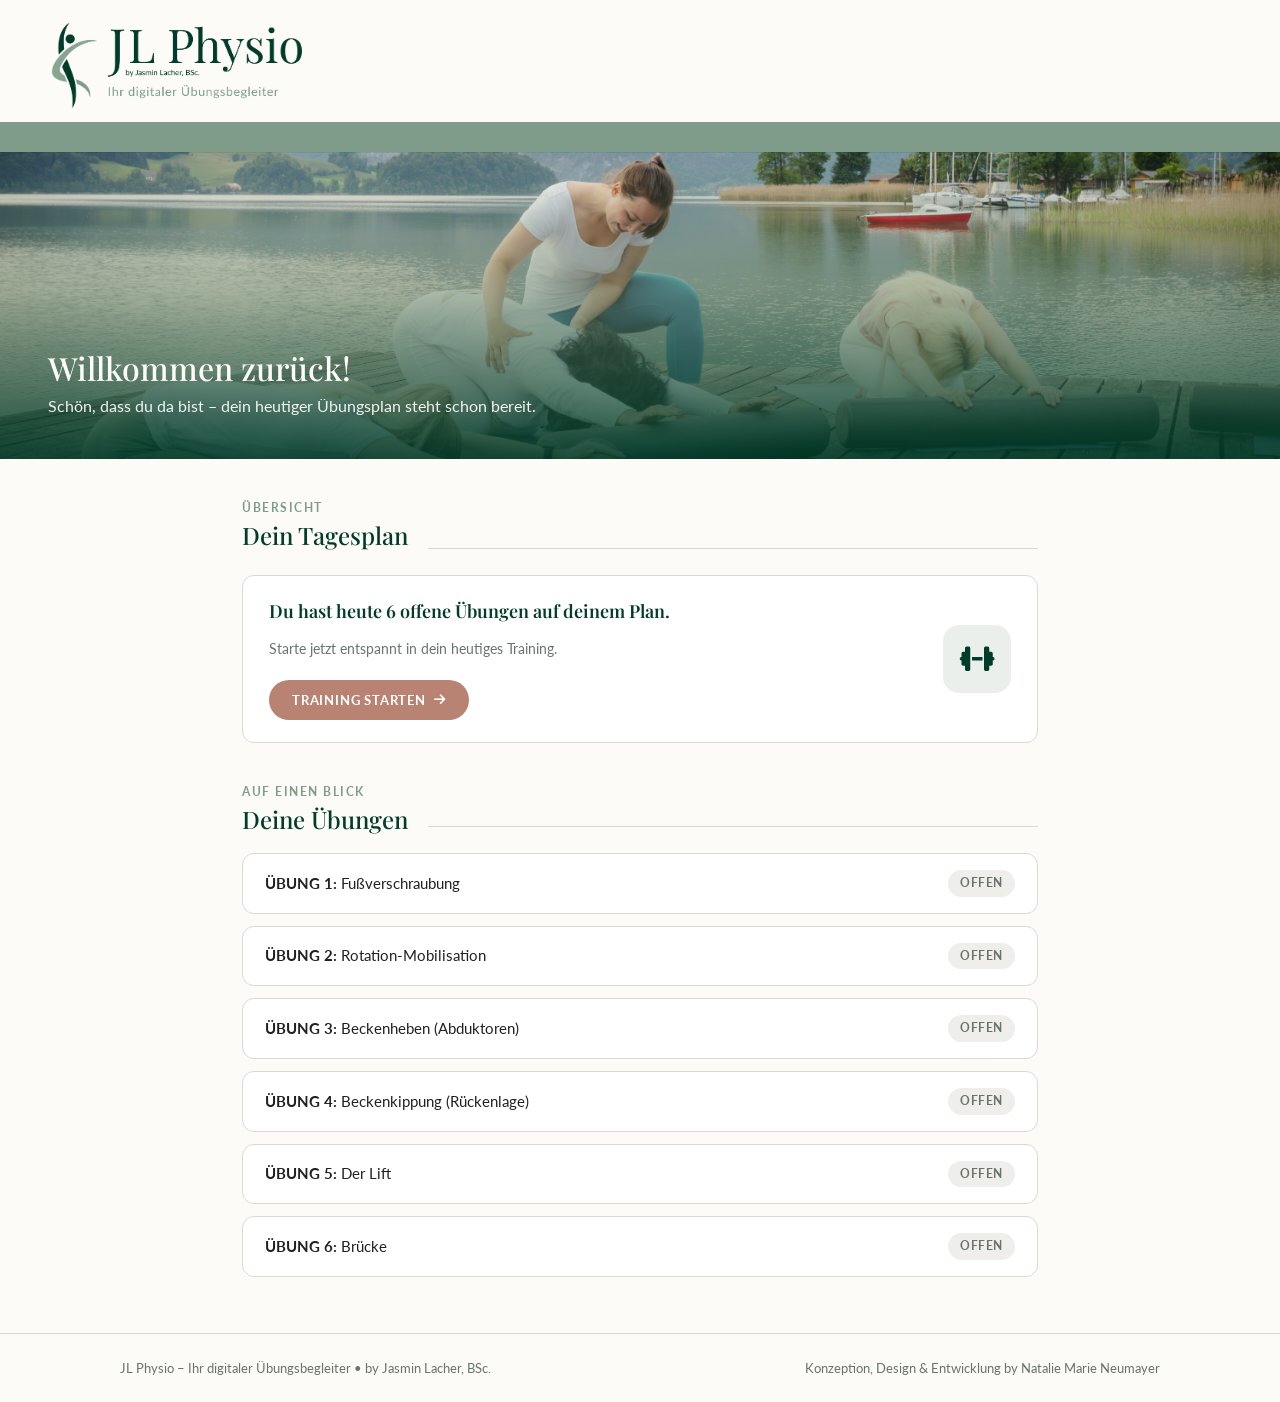
<file: Code/index.html>
<!DOCTYPE html>
<html lang="de">
<head>
  <meta charset="UTF-8" />
  <meta name="viewport" content="width=device-width, initial-scale=1.0" />
  <title>JL Physio – Mein Tagesplan</title>
  <link rel="stylesheet" href="https://cdnjs.cloudflare.com/ajax/libs/font-awesome/6.5.2/css/all.min.css" />
  <link rel="stylesheet" href="patientenansicht.css" />
</head>
<body>

  <header>
    <div class="header-top">
      <a href="index.html" class="brand">
        <img src="logo.png" alt="JL Physio Logo" class="brand-logo-img" />
      </a>
    </div>
  </header>

  <section class="hero-welcome" id="hero-banner">
    <div class="hero-inner">
      <h2>Willkommen zurück!</h2>
      <p>Schön, dass du da bist – dein heutiger Übungsplan steht schon bereit.</p>
    </div>
  </section>

  <main>
    <section id="overview-view">
      <div class="section-header-styled">
        <div>
          <span class="section-kicker">ÜBERSICHT</span>
          <h1 class="section-title">Dein Tagesplan</h1>
        </div>
        <div class="section-line"></div>
      </div>

      <div class="card status-card">
        <div class="status-card-content">
          <h3 id="open-exercises-text">Lade deinen Trainingsplan ...</h3>
          <p class="muted-text" id="status-subtext">Einen kleinen Moment bitte.</p>
          <button type="button" class="btn btn-primary" id="start-training-btn">
            <span>TRAINING STARTEN</span> <i class="fa-solid fa-arrow-right"></i>
          </button>
        </div>
        <div class="status-card-icon" aria-hidden="true">
          <i class="fa-solid fa-dumbbell"></i>
        </div>
      </div>

      <div class="overview-list-section">
        <div class="section-header-styled">
          <div>
            <span class="section-kicker">AUF EINEN BLICK</span>
            <h2 class="section-title">Deine Übungen</h2>
          </div>
          <div class="section-line"></div>
        </div>
        <ul class="overview-list" id="exercise-overview-list"></ul>
      </div>
    </section>
  </main>

  <footer>
    <div class="footer-inner">
        <span>JL Physio – Ihr digitaler Übungsbegleiter &bull; by Jasmin Lacher, BSc.</span>
        <span class="footer-credit-right">
        Konzeption, Design & Entwicklung by Natalie Marie Neumayer
        </span>
    </div>
  </footer>

  <script src="startseite_patienten.js"></script>
</body>
</html>
</file>
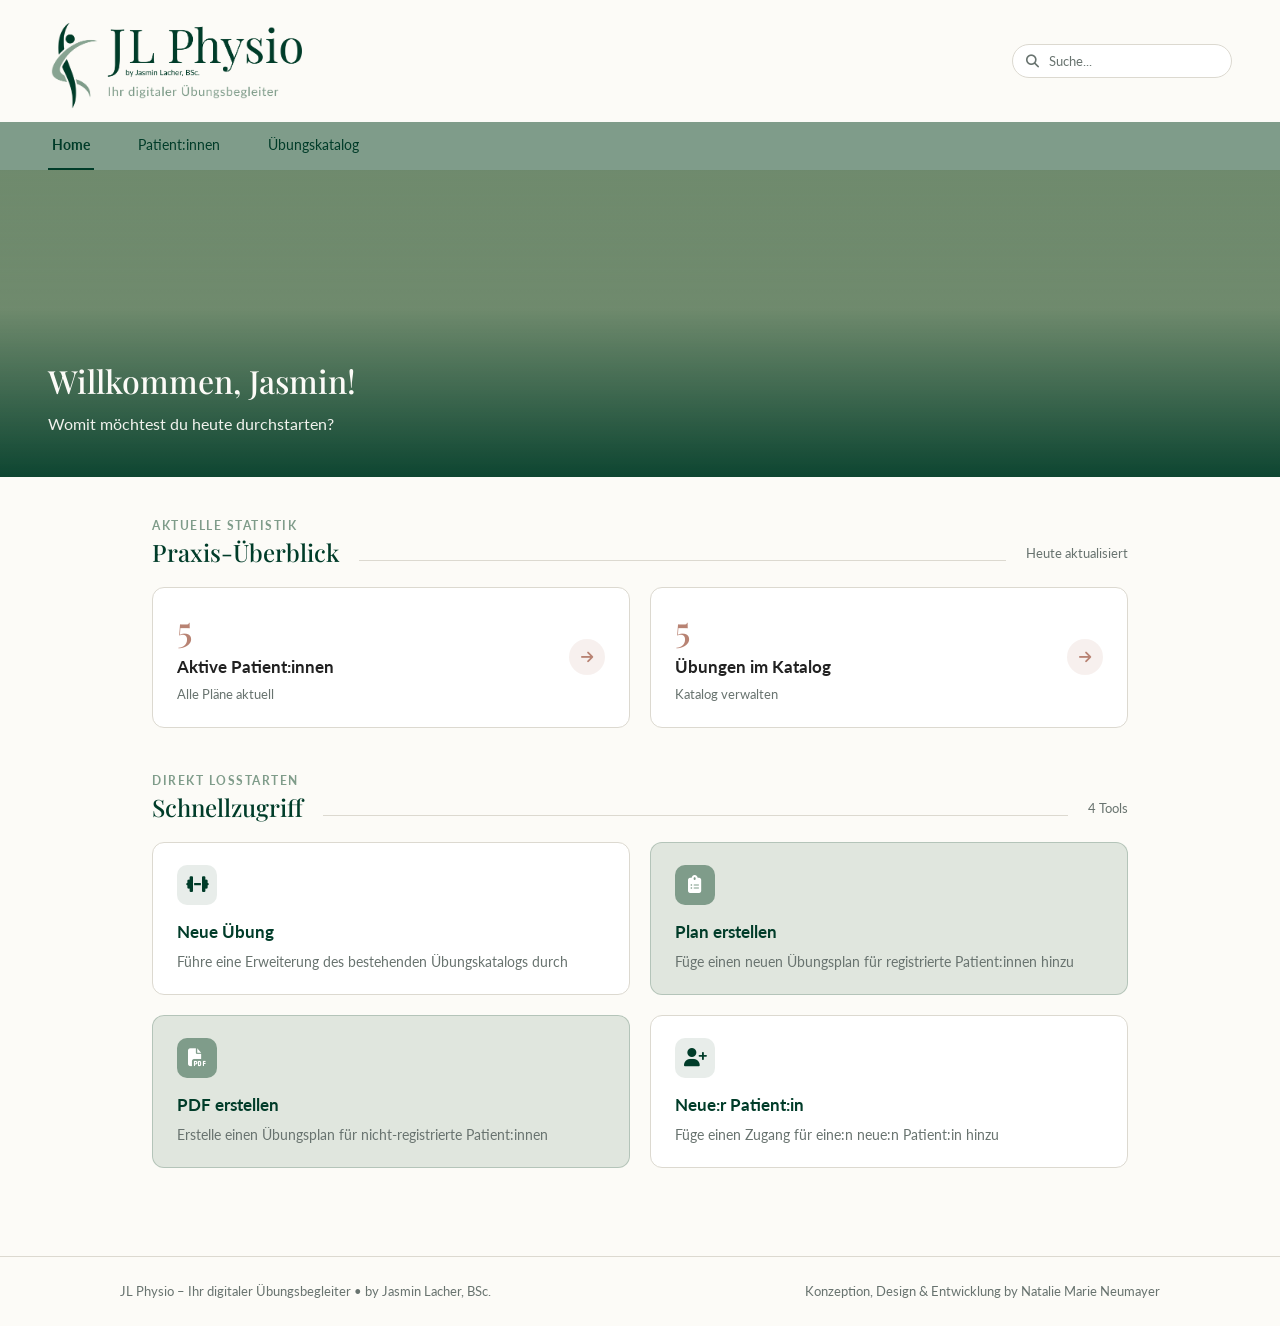
<file: Code/startseite_therapeutin.html>
<!DOCTYPE html>
<html lang="de">
<head>
  <meta charset="UTF-8" />
  <meta name="viewport" content="width=device-width, initial-scale=1.0" />
  <title>JL Physio – Startseite (Therapeutin)</title>
  <link rel="stylesheet" href="https://cdnjs.cloudflare.com/ajax/libs/font-awesome/6.5.2/css/all.min.css" />
  <link rel="stylesheet" href="startseite_therapeutin.css" />
</head>
<body>

  <header>
    <div class="header-top">
      <a href="#" class="brand">
        <img src="logo.png" alt="JL Physio Logo" class="brand-logo-img" />
      </a>

      <div class="search-box">
        <i class="fa-solid fa-magnifying-glass" aria-hidden="true"></i>
        <input type="search" placeholder="Suche..." aria-label="Suche" />
      </div>
    </div>

    <nav>
      <div class="nav-container">
        <a href="#" class="active">Home</a>
        <a href="#patientinnen">Patient:innen</a>
        <a href="#uebungskatalog">Übungskatalog</a>
      </div>
    </nav>
  </header>

  <section class="hero-welcome">
    <div class="hero-inner">
      <h2>Willkommen, Jasmin!</h2>
      <p>Womit möchtest du heute durchstarten?</p>
    </div>
  </section>

  <main>
    <section class="practice-overview-section" aria-labelledby="praxis-ueberblick-heading">
      <div class="section-header-styled">
        <div>
          <span class="section-kicker">Aktuelle Statistik</span>
          <h2 id="praxis-ueberblick-heading" class="section-title">Praxis-Überblick</h2>
        </div>
        <div class="section-line"></div>
        <span class="section-meta">Heute aktualisiert</span>
      </div>

      <div class="overview-grid">
        <a href="#patientinnen" class="overview-card">
          <div class="overview-info">
            <span class="overview-number">5</span>
            <span class="overview-label">Aktive Patient:innen</span>
            <span class="overview-sub">Alle Pläne aktuell</span>
          </div>
          <div class="overview-arrow">
            <i class="fa-solid fa-arrow-right" aria-hidden="true"></i>
          </div>
        </a>

        <a href="#uebungskatalog" class="overview-card">
          <div class="overview-info">
            <span class="overview-number">5</span>
            <span class="overview-label">Übungen im Katalog</span>
            <span class="overview-sub">Katalog verwalten</span>
          </div>
          <div class="overview-arrow">
            <i class="fa-solid fa-arrow-right" aria-hidden="true"></i>
          </div>
        </a>
      </div>
    </section>

    <section class="quick-access-section" aria-labelledby="schnellzugriff-heading">
      <div class="section-header-styled">
        <div>
          <span class="section-kicker">Direkt losstarten</span>
          <h2 id="schnellzugriff-heading" class="section-title">Schnellzugriff</h2>
        </div>
        <div class="section-line"></div>
        <span class="section-meta">4 Tools</span>
      </div>

      <div class="quick-access-grid">
        <a href="#neue-uebung" class="quick-card">
          <div class="quick-card-icon">
            <i class="fa-solid fa-dumbbell" aria-hidden="true"></i>
          </div>
          <h3>Neue Übung</h3>
          <p>Führe eine Erweiterung des bestehenden Übungskatalogs durch</p>
        </a>

        <a href="#plan-erstellen" class="quick-card">
          <div class="quick-card-icon">
            <i class="fa-solid fa-clipboard-list" aria-hidden="true"></i>
          </div>
          <h3>Plan erstellen</h3>
          <p>Füge einen neuen Übungsplan für registrierte Patient:innen hinzu</p>
        </a>

        <a href="#pdf-erstellen" class="quick-card">
          <div class="quick-card-icon">
            <i class="fa-solid fa-file-pdf" aria-hidden="true"></i>
          </div>
          <h3>PDF erstellen</h3>
          <p>Erstelle einen Übungsplan für nicht-registrierte Patient:innen</p>
        </a>

        <a href="#neue-patientin" class="quick-card">
          <div class="quick-card-icon">
            <i class="fa-solid fa-user-plus" aria-hidden="true"></i>
          </div>
          <h3>Neue:r Patient:in</h3>
          <p>Füge einen Zugang für eine:n neue:n Patient:in hinzu</p>
        </a>
      </div>
    </section>
  </main>

  <footer>
    <div class="footer-inner">
        <span>JL Physio – Ihr digitaler Übungsbegleiter &bull; by Jasmin Lacher, BSc.</span>
        <span class="footer-credit-right">
        Konzeption, Design & Entwicklung by Natalie Marie Neumayer
        </span>
    </div>
  </footer>

</body>
</html>
</file>
<file: Code/patientenansicht.css>
@import url('https://fonts.googleapis.com/css2?family=Lato:wght@400;700&family=Playfair+Display:wght@500;600;700&display=swap');

:root {
  /* Hauptfarbpalette */
  --primary-dark: #003C29;
  --primary-olive: #6F8A6D;
  --primary-sage: #7F9C8A;
  --bg-cream: #FCFBF7;

  /* Akzentfarben */
  --accent-terracotta: #B88373;
  --accent-rose: #C39082;
  --accent-taupe: #B2A99B;
  --accent-taupe-dark: #91887C;

  /* Neutrale Farben */
  --text-dark: #212121;
  --text-muted: #68736F;
  --border-light: #DCD9D0;
  --white: #FFFFFF;

  /* Schriftarten */
  --font-heading: 'Playfair Display', Georgia, serif;
  --font-body: 'Lato', sans-serif;
}

* {
  box-sizing: border-box;
  margin: 0;
  padding: 0;
}

body {
  background-color: var(--bg-cream);
  color: var(--text-dark);
  font-family: var(--font-body);
  font-weight: 400;
  font-size: 15px;
  line-height: 1.55;
  min-height: 100vh;
  display: flex;
  flex-direction: column;
}

/* Header */
header {
  background-color: var(--bg-cream);
  border-bottom: 30px solid var(--primary-sage);
  position: sticky;
  top: 0;
  z-index: 1000;
}

.header-top {
  width: 100%;
  max-width: 1440px;
  margin: 0 auto;
  padding: 16px 48px;
  display: flex;
  justify-content: space-between;
  align-items: center;
  gap: 24px;
}

.brand {
  display: block;
  text-decoration: none;
}

.brand-logo-img {
  height: 300px;
  width: auto;
  display: block;
  margin: -105px 0 -105px -20px;
}

/* Welcome-Banner */
.hero-welcome {
  width: 100%;
  min-height: clamp(260px, 24vw, 420px);
  display: flex;
  align-items: flex-end;
  background-color: var(--primary-olive);
  background-image: linear-gradient(
      to top,
      rgba(0, 60, 41, 0.88) 0%,
      rgba(111, 138, 109, 0.55) 55%,
      rgba(111, 138, 109, 0.05) 100%
    ),
    url('welcome-bild.jpg');
  background-size: cover;
  background-position: center 70%;
  padding: 40px 0;
  margin-bottom: 40px;
}

.hero-inner {
  width: 100%;
  max-width: 1440px;
  margin: 0 auto;
  padding: 0 48px;
}

.hero-welcome h2 {
  font-family: var(--font-heading);
  font-size: 32px;
  font-weight: 500;
  color: var(--bg-cream);
  margin-bottom: 6px;
}

.hero-welcome p {
  font-size: 16px;
  color: rgba(252, 251, 247, 0.95);
}

/* Allgemeines */
main {
  width: 100%;
  max-width: 860px;
  margin: 0 auto;
  padding: 0 32px 56px;
  flex: 1;
}

h1, h2, h3 {
  font-family: var(--font-heading);
  color: var(--primary-dark);
  font-weight: 500;
}

h1 {
  font-size: 30px;
  line-height: 1.2;
  margin-bottom: 6px;
}

h2 {
  font-size: 24px;
  line-height: 1.25;
}

h3 {
  font-size: 18px;
  font-weight: 600;
  margin-bottom: 12px;
}

.section-header-styled {
  display: flex;
  align-items: flex-end;
  gap: 20px;
  margin-bottom: 20px;
}

.section-kicker {
  display: block;
  font-family: var(--font-body);
  font-size: 12px;
  font-weight: 700;
  text-transform: uppercase;
  letter-spacing: 1.5px;
  color: var(--primary-sage);
  margin-bottom: 4px;
}

.section-title {
  font-family: var(--font-heading);
  font-size: 24px;
  font-weight: 500;
  line-height: 1.15;
  color: var(--primary-dark);
}

.section-line {
  flex: 1;
  height: 1px;
  background-color: var(--border-light);
  margin-bottom: 6px;
}

.muted-text {
  font-size: 14px;
  color: var(--text-muted);
  margin: 6px 0 20px;
}

/* Cards */
.card {
  background-color: var(--white);
  border: 1px solid var(--border-light);
  border-radius: 12px;
  padding: 22px 26px;
  margin-bottom: 18px;
}

/* Tagesplan Card */
.status-card {
  display: flex;
  justify-content: space-between;
  align-items: center;
  gap: 24px;
}

.status-card-content {
  flex: 1;
}

.status-card-icon {
  width: 68px;
  height: 68px;
  border-radius: 16px;
  background-color: rgba(127, 156, 138, 0.16);
  color: var(--primary-dark);
  display: flex;
  align-items: center;
  justify-content: center;
  font-size: 28px;
  flex-shrink: 0;
}

/* Buttons */
.btn {
  display: inline-flex;
  align-items: center;
  justify-content: center;
  gap: 8px;
  padding: 11px 22px;
  border-radius: 999px;
  font-family: var(--font-body);
  font-size: 13px;
  font-weight: 700;
  letter-spacing: 0.8px;
  text-transform: uppercase;
  cursor: pointer;
  transition: background-color 0.2s ease, border-color 0.2s ease, color 0.2s ease, transform 0.2s ease;
  border: 1px solid transparent;
}

/* Primary Button (Nächste Übung, Training starten etc.) */
.btn-primary {
  background-color: var(--accent-terracotta);
  color: var(--white);
}

.btn-primary:hover {
  background-color: var(--accent-rose);
  transform: translateY(-1px);
}

/* Secondary Button (Vorherige Übung) */
.btn-prev {
  background-color: rgba(184, 131, 115, 0.1);
  color: var(--accent-terracotta);
  border-color: rgba(184, 131, 115, 0.45);
}

.btn-prev:hover {
  background-color: rgba(184, 131, 115, 0.18);
  border-color: var(--accent-terracotta);
  transform: translateY(-1px);
}

/* Beenden-Button */
.btn-exit {
  background-color: rgba(178, 169, 155, 0.14);
  color: var(--text-muted);
  border-color: var(--border-light);
  padding: 10px 18px;
  font-size: 12px;
}

.btn-exit:hover {
  background-color: var(--accent-taupe);
  color: var(--text-dark);
  border-color: var(--accent-taupe-dark);
}

/* Tagesplan Übersicht*/
.overview-list-section {
  margin-top: 40px;
}

.overview-list {
  list-style: none;
  display: flex;
  flex-direction: column;
  gap: 12px;
}

.overview-list li {
  background-color: var(--white);
  border: 1px solid var(--border-light);
  border-radius: 12px;
  padding: 16px 22px;
  display: flex;
  justify-content: space-between;
  align-items: center;
  transition: border-color 0.2s ease, background-color 0.2s ease, transform 0.2s ease;
}

.overview-list li:hover {
  border-color: var(--accent-terracotta);
  background-color: #F7F5EE;
  transform: translateY(-2px);
}

.status-badge {
  font-size: 12px;
  font-weight: 700;
  letter-spacing: 0.6px;
  padding: 4px 12px;
  border-radius: 999px;
  background-color: rgba(178, 169, 155, 0.2);
  color: var(--text-muted);
}

.overview-list li.done .status-badge {
  background-color: rgba(127, 156, 138, 0.22);
  color: var(--primary-dark);
}

/* Traingsmodus */
.training-top-bar {
  display: flex;
  justify-content: space-between;
  align-items: flex-start;
  gap: 16px;
  margin-bottom: 28px;
}

/* Akkordeon (Trainingsrichtlinien & Gut zu wissen) */
.accordion-box {
  background-color: var(--white);
  border: 1px solid var(--border-light);
  border-radius: 12px;
  flex: 1;
}

.info-accordion {
  margin-bottom: 18px;
}

.accordion-box summary {
  list-style: none;
  padding: 12px 18px;
  cursor: pointer;
  display: flex;
  justify-content: space-between;
  align-items: center;
  font-size: 14px;
  font-weight: 700;
  color: var(--primary-dark);
}

.accordion-box summary::-webkit-details-marker {
  display: none;
}

.summary-left {
  display: flex;
  align-items: center;
  gap: 10px;
}

.info-circle, .bulb-icon {
  display: inline-flex;
  align-items: center;
  justify-content: center;
  width: 24px;
  height: 24px;
  border-radius: 50%;
  background-color: rgba(127, 156, 138, 0.18);
  color: var(--primary-dark);
  font-size: 12px;
  flex-shrink: 0;
}

.accordion-box .chevron {
  transition: transform 0.2s ease;
  font-size: 13px;
  color: var(--text-muted);
}

.accordion-box[open] .chevron {
  transform: rotate(180deg);
}

.accordion-content {
  padding: 12px 22px 18px 36px;
  font-size: 14px;
  color: var(--text-muted);
  border-top: 1px solid var(--border-light);
}

.accordion-content li {
  margin-top: 8px;
}

.accordion-content strong {
  color: var(--text-dark);
}

/* Übungs-Header und Badges */
.exercise-header {
  margin-bottom: 24px;
}

.dosage-badges {
  display: flex;
  flex-wrap: wrap;
  gap: 8px;
  margin-top: 12px;
}

.dosage-pill {
  display: inline-flex;
  align-items: center;
  gap: 7px;
  background-color: var(--white);
  color: var(--text-dark);
  font-size: 13px;
  padding: 6px 14px;
  border-radius: 999px;
  border: 1px solid var(--border-light);
}

.dosage-pill i {
  color: var(--primary-sage);
  font-size: 12px;
}

.dosage-pill strong {
  color: var(--primary-dark);
  font-weight: 700;
}

/* Anleitungs-Cards*/
.instruction-card {
  display: flex;
  justify-content: space-between;
  align-items: center;
  gap: 24px;
}

.instruction-text {
  flex: 1;
}

/* Bilder */
.instruction-media {
  position: relative;
  display: inline-flex;
  align-items: center;
  justify-content: center;
  flex-shrink: 0;
  background-color: var(--bg-cream);
  border: 1px solid var(--border-light);
  border-radius: 10px;
  padding: 8px;
  cursor: zoom-in;
}

.instruction-media img {
  display: block;
  width: auto;
  height: auto;
  max-width: 240px;
  max-height: 220px;
  border-radius: 6px;
}

.zoom-btn {
  position: absolute;
  right: 8px;
  bottom: 8px;
  width: 32px;
  height: 32px;
  border-radius: 50%;
  border: 1px solid var(--border-light);
  background-color: rgba(255, 255, 255, 0.94);
  color: var(--primary-dark);
  display: inline-flex;
  align-items: center;
  justify-content: center;
  font-size: 13px;
  cursor: pointer;
  box-shadow: 0 2px 6px rgba(0, 0, 0, 0.08);
  transition: background-color 0.2s ease, color 0.2s ease, transform 0.2s ease;
}

.instruction-media:hover .zoom-btn,
.zoom-btn:hover {
  background-color: var(--primary-sage);
  color: var(--white);
  border-color: var(--border-light);
  transform: scale(1.06);
}

/* Großansicht/Lightbox */
.lightbox {
  position: fixed;
  inset: 0;
  background-color: rgba(0, 35, 24, 0.78);
  display: none;
  align-items: center;
  justify-content: center;
  padding: 24px;
  z-index: 2000;
}

.lightbox.open {
  display: flex;
}

.lightbox-dialog {
  position: relative;
  background-color: var(--white);
  border-radius: 16px;
  padding: 24px 24px 18px;
  max-width: 820px;
  width: 100%;
  max-height: 90vh;
  display: flex;
  flex-direction: column;
  align-items: center;
  box-shadow: 0 20px 50px rgba(0, 0, 0, 0.25);
}

.lightbox-dialog img {
  max-width: 100%;
  max-height: 72vh;
  object-fit: contain;
  border-radius: 8px;
}

.lightbox-caption {
  margin-top: 12px;
  font-size: 14px;
  font-weight: 700;
  color: var(--primary-dark);
  text-align: center;
}

.lightbox-close {
  position: absolute;
  top: 12px;
  right: 12px;
  width: 36px;
  height: 36px;
  border-radius: 50%;
  border: 1px solid var(--border-light);
  background-color: var(--bg-cream);
  color: var(--primary-dark);
  font-size: 15px;
  cursor: pointer;
  display: inline-flex;
  align-items: center;
  justify-content: center;
  transition: background-color 0.2s ease, color 0.2s ease;
}

.lightbox-close:hover {
  background-color: var(--accent-terracotta);
  color: var(--white);
  border-color: var(--accent-terracotta);
}

.clean-list {
  padding-left: 18px;
  color: var(--text-dark);
  font-size: 15px;
}

.clean-list li {
  margin-bottom: 6px;
}

.clean-list li::marker {
  color: var(--primary-sage);
}

/* Zu beachten Card*/
.caution-header {
  display: flex;
  align-items: center;
  gap: 10px;
  margin-bottom: 12px;
}

.caution-header h3 {
  margin-bottom: 0;
}

.caution-icon {
  display: inline-flex;
  align-items: center;
  justify-content: center;
  width: 28px;
  height: 28px;
  border-radius: 50%;
  background-color: rgba(184, 131, 115, 0.14);
  color: var(--accent-terracotta);
  font-size: 13px;
  flex-shrink: 0;
}

/* Trainingsnavigation*/
.training-footer {
  display: flex;
  justify-content: space-between;
  align-items: center;
  gap: 16px;
  margin-top: 32px;
  padding-top: 24px;
  border-top: 1px solid var(--border-light);
}

.progress-wrapper {
  display: flex;
  flex-direction: column;
  align-items: center;
  text-align: center;
  gap: 4px;
}

.progress-label {
  font-size: 12px;
  font-weight: 700;
  color: var(--primary-dark);
}

.progress-count {
  font-size: 13px;
  color: var(--text-muted);
}

progress {
  -webkit-appearance: none;
  -moz-appearance: none;
  appearance: none;
  width: 140px;
  height: 10px;
  border: none;
  background-color: var(--border-light);
  border-radius: 999px;
  overflow: hidden;
  display: block;
  margin-top: 5px;
}

progress::-webkit-progress-bar {
  background-color: var(--border-light);
  border-radius: 999px;
}

progress::-webkit-progress-value {
  background-color: var(--primary-sage);
  border-radius: 999px;
  transition: width 0.25s ease;
}

progress::-moz-progress-bar {
  background-color: var(--primary-sage);
  border-radius: 999px;
}

/* Footer */
footer {
  border-top: 1px solid var(--border-light);
  padding: 24px 32px;
  font-size: 13px;
  color: var(--text-muted);
}

.footer-inner {
  max-width: 1040px;
  margin: 0 auto;
  display: flex;
  justify-content: space-between;
  align-items: center;
  flex-wrap: wrap;
  gap: 12px;
}

.footer-credit-right strong {
  color: var(--primary-dark);
  font-weight: 700;
}

/* Responsive */
@media (max-width: 768px) {
  .header-top {
    padding: 16px 20px;
  }

  .hero-inner {
    padding: 0 20px;
  }

  main {
    padding: 0 20px 48px;
  }

  .section-line {
    display: none;
  }
}

@media (max-width: 650px) {
  .status-card {
    flex-direction: column-reverse;
    align-items: flex-start;
  }

  .training-top-bar {
    flex-direction: column-reverse;
    align-items: stretch;
  }

  .instruction-card {
    flex-direction: column-reverse;
    align-items: flex-start;
  }

  .instruction-media {
    align-self: center;
  }

  .training-footer {
    flex-direction: column;
    gap: 16px;
  }

  .footer-left, .footer-right, .footer-left .btn, .footer-right .btn {
    width: 100%;
  }
}
</file>
<file: Code/startseite_therapeutin.css>
@import url('https://fonts.googleapis.com/css2?family=Lato:wght@400;700&family=Playfair+Display:wght@500;600;700&display=swap');

:root {
  /* Hauptfarbpalette */
  --primary-dark: #003C29;
  --primary-olive: #6F8A6D;
  --primary-sage: #7F9C8A;
  --bg-cream: #FCFBF7;

  /* Akzentfarben */
  --accent-terracotta: #B88373;
  --accent-rose: #C39082;
  --accent-taupe: #B2A99B;
  --accent-taupe-dark: #91887C;

  /* Neutrale Farben */
  --text-dark: #212121;
  --text-muted: #68736F;
  --border-light: #DCD9D0;
  --white: #FFFFFF;

  /* Schriftarten */
  --font-heading: 'Playfair Display', Georgia, serif;
  --font-body: 'Lato', sans-serif;
}

* {
  box-sizing: border-box;
  margin: 0;
  padding: 0;
}

body {
  background-color: var(--bg-cream);
  color: var(--text-dark);
  font-family: var(--font-body);
  font-weight: 400;
  font-size: 15px;
  line-height: 1.55;
}

/* Header & Navigation */
header {
  background-color: var(--bg-cream);
  position: sticky;
  top: 0;
  z-index: 1000;
}

.header-top {
  width: 100%;
  max-width: 1440px;
  margin: 0 auto;
  padding: 16px 48px;
  display: flex;
  justify-content: space-between;
  align-items: center;
  gap: 24px;
}

.brand {
  display: block;
  text-decoration: none;
}

.brand-logo-img {
  height: 300px;
  width: auto;
  display: block;
  margin: -105px 0 -105px -20px;
}

.search-box {
  position: relative;
  width: 220px;
}

.search-box input {
  width: 100%;
  padding: 8px 14px 8px 36px;
  border: 1px solid var(--border-light);
  border-radius: 999px;
  background-color: var(--white);
  font-family: inherit;
  font-size: 13px;
  color: var(--text-dark);
  transition: border-color 0.2s;
}

.search-box input::placeholder {
  color: var(--text-muted);
}

.search-box input:focus {
  outline: none;
  border-color: var(--primary-dark);
}

.search-box i {
  position: absolute;
  left: 14px;
  top: 50%;
  transform: translateY(-50%);
  font-size: 13px;
  color: var(--text-muted);
  pointer-events: none;
}

nav {
  background-color: var(--primary-sage);
}

.nav-container {
  width: 100%;
  max-width: 1440px;
  margin: 0 auto;
  padding: 0 48px;
  display: flex;
  gap: 40px;
}

.nav-container a {
  font-size: 14px;
  color: var(--primary-dark);
  text-decoration: none;
  padding: 12px 4px;
  border-bottom: 2px solid transparent;
  transition: color 0.2s, border-color 0.2s;
}

.nav-container a:hover {
  color: var(--bg-cream);
}

.nav-container a.active {
  font-weight: 700;
  border-bottom-color: var(--primary-dark);
}

/* Willkommen-Banner */
.hero-welcome {
  width: 100%;
  min-height: clamp(260px, 24vw, 420px);
  display: flex;
  align-items: flex-end;
  background-color: var(--primary-olive);
  background-image: linear-gradient(
      to top,
      rgba(0, 60, 41, 0.88) 0%,
      rgba(111, 138, 109, 0.55) 55%,
      rgba(111, 138, 109, 0.05) 100%
    ),
    url('willkommen-bild.jpg');
  background-size: cover;
  background-position: center 15%;
  padding: 40px 0;
  margin-bottom: 40px;
}

.hero-inner {
  width: 100%;
  max-width: 1440px;
  margin: 0 auto;
  padding: 0 48px;
}

.hero-welcome h2 {
  font-family: var(--font-heading);
  font-size: 32px;
  font-weight: 500;
  color: var(--bg-cream);
  margin-bottom: 6px;
}

.hero-welcome p {
  font-size: 16px;
  color: rgba(252, 251, 247, 0.95);
}

/* Main Content & Überschriften */
main {
  max-width: 1040px;
  margin: 0 auto;
  padding: 0 32px 56px;
}

.section-header-styled {
  display: flex;
  align-items: flex-end;
  gap: 20px;
  margin-bottom: 20px;
}

.section-kicker {
  display: block;
  font-size: 12px;
  font-weight: 700;
  text-transform: uppercase;
  letter-spacing: 1.5px;
  color: var(--primary-sage);
  margin-bottom: 4px;
}

.section-title {
  font-family: var(--font-heading);
  font-size: 24px;
  font-weight: 500;
  line-height: 1.15;
  color: var(--primary-dark);
}

.section-line {
  flex: 1;
  height: 1px;
  background-color: var(--border-light);
  margin-bottom: 6px;
}

.section-meta {
  font-size: 13px;
  color: var(--text-muted);
  margin-bottom: 4px;
}

/* Praxis-Überblick */
.practice-overview-section {
  margin-bottom: 44px;
}

.overview-grid {
  display: grid;
  grid-template-columns: repeat(2, 1fr);
  gap: 20px;
}

.overview-card {
  background-color: var(--white);
  border: 1px solid var(--border-light);
  border-radius: 12px;
  padding: 22px 24px;
  text-decoration: none;
  display: flex;
  justify-content: space-between;
  align-items: center;
  gap: 16px;
  transition: border-color 0.2s ease, transform 0.2s ease, background-color 0.2s ease;
}

.overview-card:hover {
  border-color: var(--accent-terracotta);
  background-color: #F7F5EE;
  transform: translateY(-2px);
}

.overview-info {
  display: flex;
  flex-direction: column;
}

.overview-number {
  font-family: var(--font-heading);
  font-size: 36px;
  font-weight: 500;
  color: var(--accent-terracotta);
  line-height: 1;
  margin-bottom: 8px;
}

.overview-label {
  font-size: 17px;
  font-weight: 700;
  color: var(--text-dark);
  margin-bottom: 4px;
}

.overview-sub {
  font-size: 13px;
  color: var(--text-muted);
}

.overview-arrow {
  width: 36px;
  height: 36px;
  border-radius: 50%;
  background-color: rgba(184, 131, 115, 0.12);
  color: var(--accent-terracotta);
  display: flex;
  align-items: center;
  justify-content: center;
  font-size: 14px;
  flex-shrink: 0;
  transition: background-color 0.2s ease, color 0.2s ease, transform 0.2s ease;
}

.overview-card:hover .overview-arrow {
  background-color: var(--accent-terracotta);
  color: var(--white);
  transform: translateX(3px);
}

/* Schnellzugriff */
.quick-access-section {
  margin-bottom: 32px;
}

.quick-access-grid {
  display: grid;
  grid-template-columns: repeat(2, 1fr);
  gap: 20px;
}

.quick-card {
  border: 1px solid var(--border-light);
  border-radius: 12px;
  padding: 22px 24px;
  text-decoration: none;
  display: block;
  transition: border-color 0.2s, transform 0.2s;
}

.quick-card:hover {
  transform: translateY(-2px);
}

.quick-card-icon {
  width: 40px;
  height: 40px;
  border-radius: 10px;
  display: flex;
  align-items: center;
  justify-content: center;
  font-size: 18px;
  margin-bottom: 14px;
}

/* Weiße Karten (1 & 4): Grünes Icon */
.quick-card:nth-child(1),
.quick-card:nth-child(4) {
  background-color: var(--white);
}

.quick-card:nth-child(1) .quick-card-icon,
.quick-card:nth-child(4) .quick-card-icon {
  background-color: rgba(127, 156, 138, 0.18);
  color: var(--primary-dark);
}

.quick-card:nth-child(1):hover,
.quick-card:nth-child(4):hover {
  border-color: var(--primary-sage);
}

/* Grüne Karten (2 & 3): Weißes Icon */
.quick-card:nth-child(2),
.quick-card:nth-child(3) {
  background-color: rgba(127, 156, 138, 0.22);
  border-color: rgba(127, 156, 138, 0.45);
}

.quick-card:nth-child(2) .quick-card-icon,
.quick-card:nth-child(3) .quick-card-icon {
  background-color: var(--primary-sage);
  color: var(--white);
}

.quick-card:nth-child(2):hover,
.quick-card:nth-child(3):hover {
  border-color: var(--primary-olive);
}

.quick-card h3 {
  font-size: 17px;
  font-weight: 700;
  color: var(--primary-dark);
  margin-bottom: 6px;
}

.quick-card p {
  font-size: 14px;
  color: var(--text-muted);
  line-height: 1.5;
}

/* Footer */
footer {
  border-top: 1px solid var(--border-light);
  padding: 24px 32px;
  font-size: 13px;
  color: var(--text-muted);
}

.footer-inner {
  max-width: 1040px;
  margin: 0 auto;
  display: flex;
  justify-content: space-between;
  align-items: center;
  flex-wrap: wrap;
  gap: 12px;
}

.footer-credit-right strong {
  color: var(--primary-dark);
  font-weight: 700;
}

/* Responsive */
@media (max-width: 768px) {
  .header-top {
    flex-direction: column;
    align-items: flex-start;
    padding: 16px 20px;
  }

  .search-box {
    width: 100%;
  }

  .nav-container {
    gap: 24px;
    padding: 0 20px;
  }

  .hero-inner {
    padding: 0 20px;
  }

  main {
    padding: 0 20px 48px;
  }

  .quick-access-grid,
  .overview-grid {
    grid-template-columns: 1fr;
  }

  .quick-card:nth-child(odd) {
    background-color: var(--white);
    border-color: var(--border-light);
  }

  .quick-card:nth-child(odd) .quick-card-icon {
    background-color: rgba(127, 156, 138, 0.18);
    color: var(--primary-dark);
  }

  .quick-card:nth-child(even) {
    background-color: rgba(127, 156, 138, 0.22);
    border-color: rgba(127, 156, 138, 0.45);
  }

  .quick-card:nth-child(even) .quick-card-icon {
    background-color: var(--primary-sage);
    color: var(--white);
  }
}

@media (max-width: 600px) {
  .section-line,
  .section-meta {
    display: none;
  }
}
</file>
